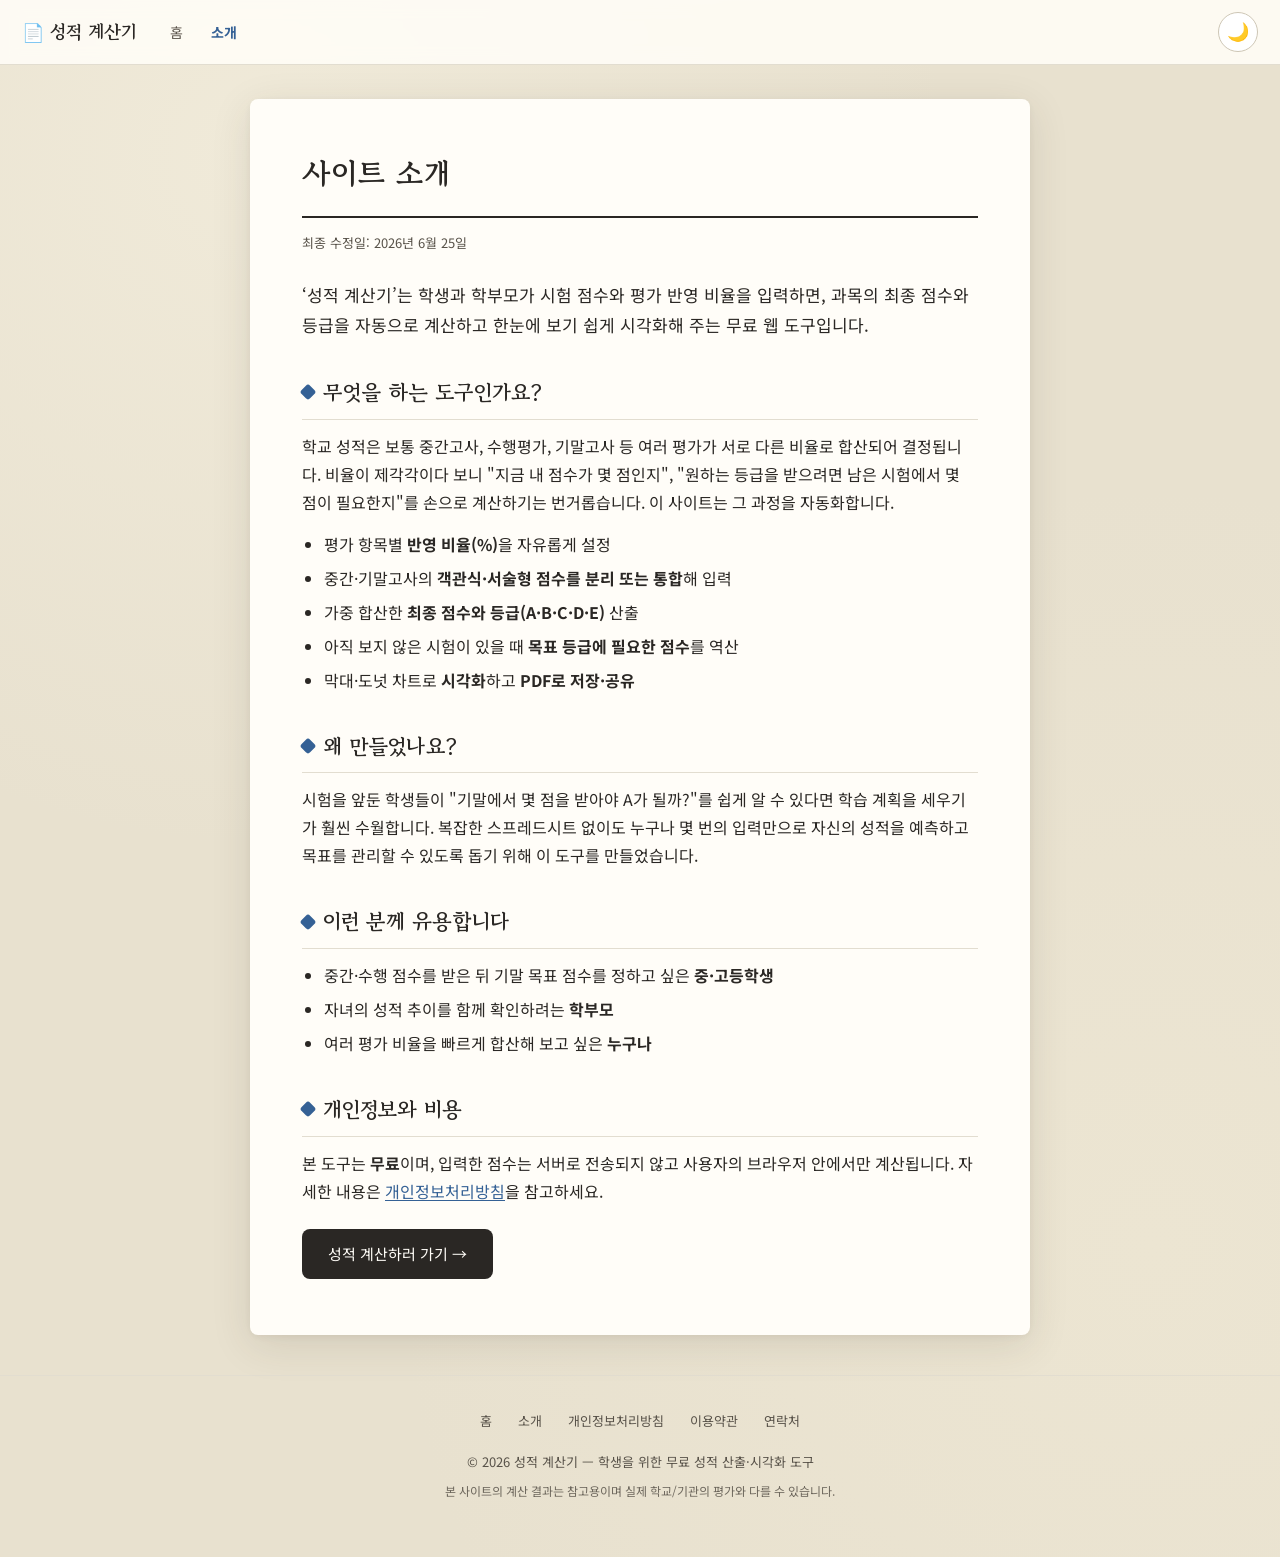
<file: about.html>
<!DOCTYPE html>
<html lang="ko">
<head>
<meta charset="UTF-8" />
<meta name="viewport" content="width=device-width, initial-scale=1.0" />
<title>소개 · 성적 계산기</title>
<meta name="description" content="성적 계산기는 중간고사·수행평가·기말고사 점수와 반영 비율을 입력하면 최종 점수와 등급, 목표 달성에 필요한 점수를 계산하고 시각화해 주는 무료 웹 도구입니다." />
<link rel="preconnect" href="https://fonts.googleapis.com">
<link rel="preconnect" href="https://fonts.gstatic.com" crossorigin>
<link href="https://fonts.googleapis.com/css2?family=Gowun+Batang:wght@400;700&family=Noto+Sans+KR:wght@400;500;700&display=swap" rel="stylesheet">
<link rel="stylesheet" href="site.css">
<!-- Google AdSense -->
<script async src="https://pagead2.googlesyndication.com/pagead/js/adsbygoogle.js?client=ca-pub-8068020303579476" crossorigin="anonymous"></script>
</head>
<body class="page-body">
<nav class="site-nav">
  <a class="brand" href="index.html">📄 성적 계산기</a>
  <div class="nav-links">
    <a href="index.html">홈</a>
    <a href="about.html">소개</a>
  </div>
  <span class="spacer"></span>
  <button id="themeToggle" class="theme-toggle" title="다크/라이트 모드 전환" aria-label="테마 전환">🌙</button>
</nav>

<main class="content-sheet">
  <h1>사이트 소개</h1>
  <p class="updated">최종 수정일: 2026년 6월 25일</p>

  <p class="lead">‘성적 계산기’는 학생과 학부모가 시험 점수와 평가 반영 비율을 입력하면, 과목의 최종 점수와 등급을 자동으로 계산하고 한눈에 보기 쉽게 시각화해 주는 무료 웹 도구입니다.</p>

  <h2>무엇을 하는 도구인가요?</h2>
  <p>학교 성적은 보통 중간고사, 수행평가, 기말고사 등 여러 평가가 서로 다른 비율로 합산되어 결정됩니다. 비율이 제각각이다 보니 "지금 내 점수가 몇 점인지", "원하는 등급을 받으려면 남은 시험에서 몇 점이 필요한지"를 손으로 계산하기는 번거롭습니다. 이 사이트는 그 과정을 자동화합니다.</p>
  <ul>
    <li>평가 항목별 <strong>반영 비율(%)</strong>을 자유롭게 설정</li>
    <li>중간·기말고사의 <strong>객관식·서술형 점수를 분리 또는 통합</strong>해 입력</li>
    <li>가중 합산한 <strong>최종 점수와 등급(A·B·C·D·E)</strong> 산출</li>
    <li>아직 보지 않은 시험이 있을 때 <strong>목표 등급에 필요한 점수</strong>를 역산</li>
    <li>막대·도넛 차트로 <strong>시각화</strong>하고 <strong>PDF로 저장·공유</strong></li>
  </ul>

  <h2>왜 만들었나요?</h2>
  <p>시험을 앞둔 학생들이 "기말에서 몇 점을 받아야 A가 될까?"를 쉽게 알 수 있다면 학습 계획을 세우기가 훨씬 수월합니다. 복잡한 스프레드시트 없이도 누구나 몇 번의 입력만으로 자신의 성적을 예측하고 목표를 관리할 수 있도록 돕기 위해 이 도구를 만들었습니다.</p>

  <h2>이런 분께 유용합니다</h2>
  <ul>
    <li>중간·수행 점수를 받은 뒤 기말 목표 점수를 정하고 싶은 <strong>중·고등학생</strong></li>
    <li>자녀의 성적 추이를 함께 확인하려는 <strong>학부모</strong></li>
    <li>여러 평가 비율을 빠르게 합산해 보고 싶은 <strong>누구나</strong></li>
  </ul>

  <h2>개인정보와 비용</h2>
  <p>본 도구는 <strong>무료</strong>이며, 입력한 점수는 서버로 전송되지 않고 사용자의 브라우저 안에서만 계산됩니다. 자세한 내용은 <a href="privacy.html">개인정보처리방침</a>을 참고하세요.</p>

  <a class="cta" href="index.html">성적 계산하러 가기 →</a>
</main>

<footer class="site-footer">
  <div class="nav-links">
    <a href="index.html">홈</a>
    <a href="about.html">소개</a>
    <a href="privacy.html">개인정보처리방침</a>
    <a href="terms.html">이용약관</a>
    <a href="contact.html">연락처</a>
  </div>
  <p>© <span id="year">2026</span> 성적 계산기 — 학생을 위한 무료 성적 산출·시각화 도구</p>
  <p class="disclaimer">본 사이트의 계산 결과는 참고용이며 실제 학교/기관의 평가와 다를 수 있습니다.</p>
</footer>
<script src="site.js"></script>
</body>
</html>
</file>
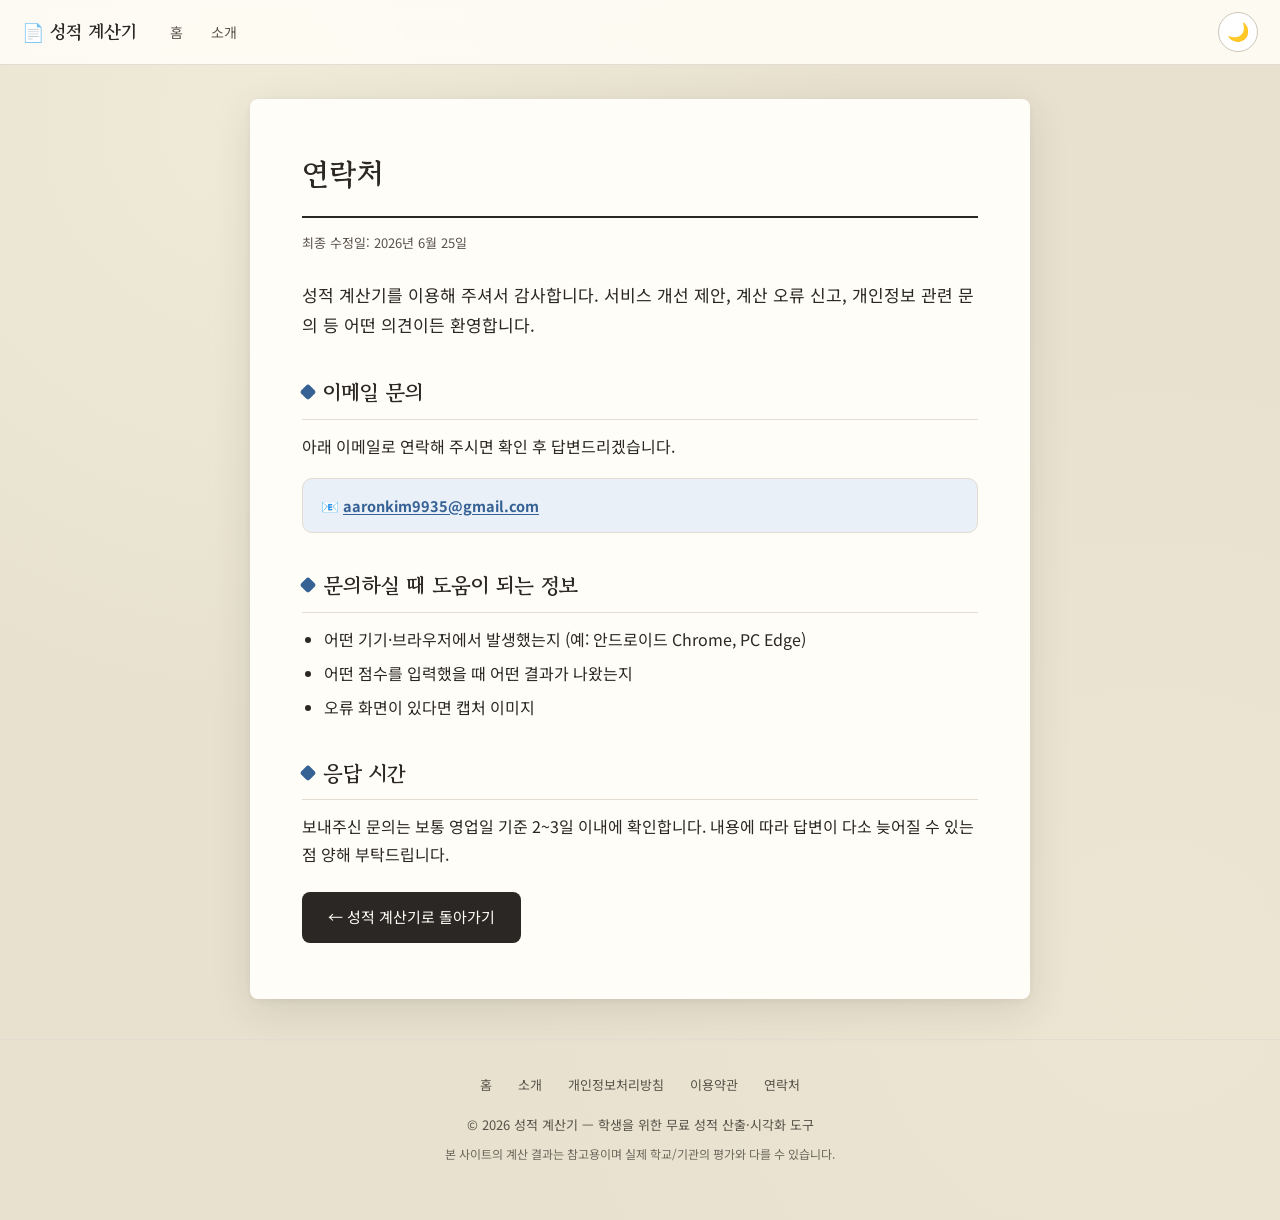
<file: contact.html>
<!DOCTYPE html>
<html lang="ko">
<head>
<meta charset="UTF-8" />
<meta name="viewport" content="width=device-width, initial-scale=1.0" />
<title>연락처 · 성적 계산기</title>
<meta name="description" content="성적 계산기 운영자에게 문의하는 방법을 안내합니다. 서비스 개선 제안, 오류 신고, 개인정보 관련 문의를 환영합니다." />
<link rel="preconnect" href="https://fonts.googleapis.com">
<link rel="preconnect" href="https://fonts.gstatic.com" crossorigin>
<link href="https://fonts.googleapis.com/css2?family=Gowun+Batang:wght@400;700&family=Noto+Sans+KR:wght@400;500;700&display=swap" rel="stylesheet">
<link rel="stylesheet" href="site.css">
<!-- Google AdSense -->
<script async src="https://pagead2.googlesyndication.com/pagead/js/adsbygoogle.js?client=ca-pub-8068020303579476" crossorigin="anonymous"></script>
</head>
<body class="page-body">
<nav class="site-nav">
  <a class="brand" href="index.html">📄 성적 계산기</a>
  <div class="nav-links">
    <a href="index.html">홈</a>
    <a href="about.html">소개</a>
  </div>
  <span class="spacer"></span>
  <button id="themeToggle" class="theme-toggle" title="다크/라이트 모드 전환" aria-label="테마 전환">🌙</button>
</nav>

<main class="content-sheet">
  <h1>연락처</h1>
  <p class="updated">최종 수정일: 2026년 6월 25일</p>

  <p class="lead">성적 계산기를 이용해 주셔서 감사합니다. 서비스 개선 제안, 계산 오류 신고, 개인정보 관련 문의 등 어떤 의견이든 환영합니다.</p>

  <h2>이메일 문의</h2>
  <p>아래 이메일로 연락해 주시면 확인 후 답변드리겠습니다.</p>
  <div class="note">
    📧 <strong><a href="mailto:aaronkim9935@gmail.com">aaronkim9935@gmail.com</a></strong>
  </div>

  <h2>문의하실 때 도움이 되는 정보</h2>
  <ul>
    <li>어떤 기기·브라우저에서 발생했는지 (예: 안드로이드 Chrome, PC Edge)</li>
    <li>어떤 점수를 입력했을 때 어떤 결과가 나왔는지</li>
    <li>오류 화면이 있다면 캡처 이미지</li>
  </ul>

  <h2>응답 시간</h2>
  <p>보내주신 문의는 보통 영업일 기준 2~3일 이내에 확인합니다. 내용에 따라 답변이 다소 늦어질 수 있는 점 양해 부탁드립니다.</p>

  <a class="cta" href="index.html">← 성적 계산기로 돌아가기</a>
</main>

<footer class="site-footer">
  <div class="nav-links">
    <a href="index.html">홈</a>
    <a href="about.html">소개</a>
    <a href="privacy.html">개인정보처리방침</a>
    <a href="terms.html">이용약관</a>
    <a href="contact.html">연락처</a>
  </div>
  <p>© <span id="year">2026</span> 성적 계산기 — 학생을 위한 무료 성적 산출·시각화 도구</p>
  <p class="disclaimer">본 사이트의 계산 결과는 참고용이며 실제 학교/기관의 평가와 다를 수 있습니다.</p>
</footer>
<script src="site.js"></script>
</body>
</html>
</file>
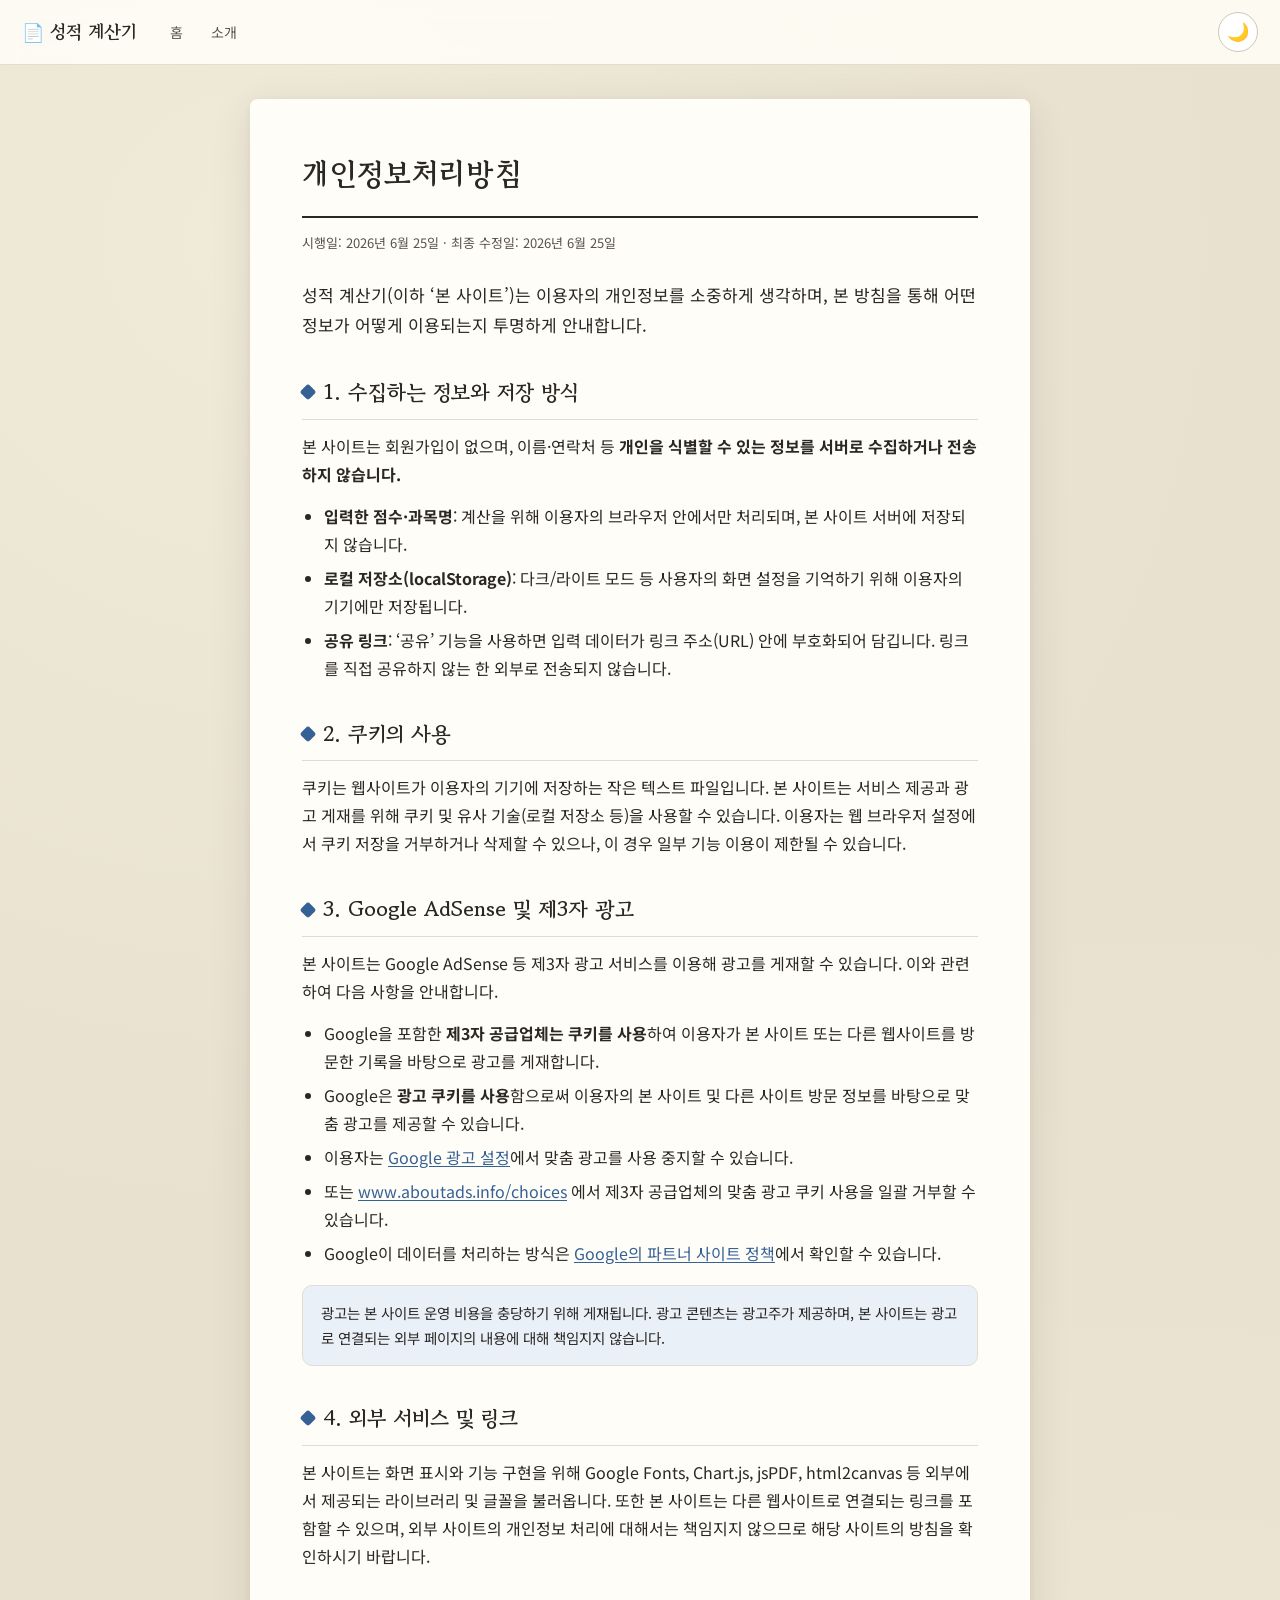
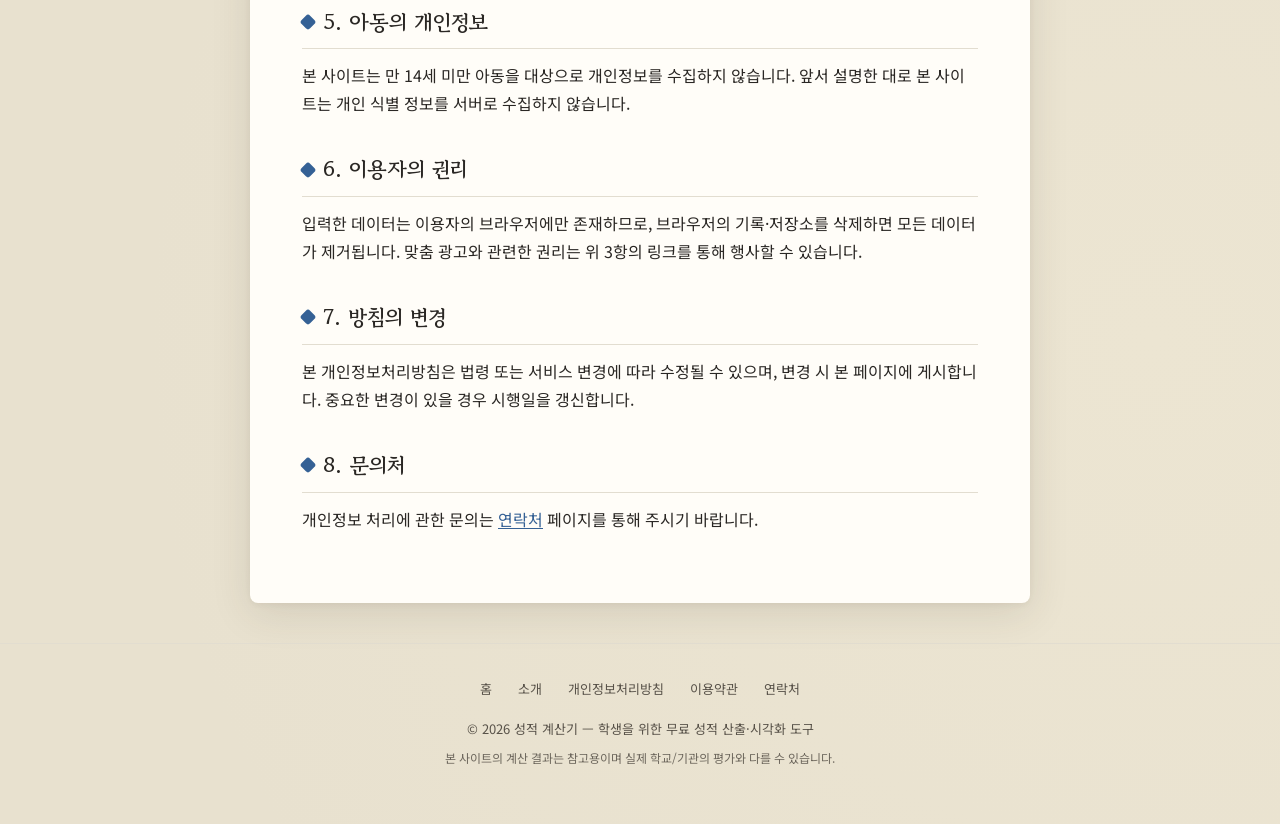
<file: privacy.html>
<!DOCTYPE html>
<html lang="ko">
<head>
<meta charset="UTF-8" />
<meta name="viewport" content="width=device-width, initial-scale=1.0" />
<title>개인정보처리방침 · 성적 계산기</title>
<meta name="description" content="성적 계산기의 개인정보처리방침입니다. 쿠키, Google AdSense 및 제3자 광고 게재업체의 광고 쿠키 사용과 맞춤 광고 거부 방법을 안내합니다." />
<link rel="preconnect" href="https://fonts.googleapis.com">
<link rel="preconnect" href="https://fonts.gstatic.com" crossorigin>
<link href="https://fonts.googleapis.com/css2?family=Gowun+Batang:wght@400;700&family=Noto+Sans+KR:wght@400;500;700&display=swap" rel="stylesheet">
<link rel="stylesheet" href="site.css">
<!-- Google AdSense -->
<script async src="https://pagead2.googlesyndication.com/pagead/js/adsbygoogle.js?client=ca-pub-8068020303579476" crossorigin="anonymous"></script>
</head>
<body class="page-body">
<nav class="site-nav">
  <a class="brand" href="index.html">📄 성적 계산기</a>
  <div class="nav-links">
    <a href="index.html">홈</a>
    <a href="about.html">소개</a>
  </div>
  <span class="spacer"></span>
  <button id="themeToggle" class="theme-toggle" title="다크/라이트 모드 전환" aria-label="테마 전환">🌙</button>
</nav>

<main class="content-sheet">
  <h1>개인정보처리방침</h1>
  <p class="updated">시행일: 2026년 6월 25일 · 최종 수정일: 2026년 6월 25일</p>

  <p class="lead">성적 계산기(이하 ‘본 사이트’)는 이용자의 개인정보를 소중하게 생각하며, 본 방침을 통해 어떤 정보가 어떻게 이용되는지 투명하게 안내합니다.</p>

  <h2>1. 수집하는 정보와 저장 방식</h2>
  <p>본 사이트는 회원가입이 없으며, 이름·연락처 등 <strong>개인을 식별할 수 있는 정보를 서버로 수집하거나 전송하지 않습니다.</strong></p>
  <ul>
    <li><strong>입력한 점수·과목명</strong>: 계산을 위해 이용자의 브라우저 안에서만 처리되며, 본 사이트 서버에 저장되지 않습니다.</li>
    <li><strong>로컬 저장소(localStorage)</strong>: 다크/라이트 모드 등 사용자의 화면 설정을 기억하기 위해 이용자의 기기에만 저장됩니다.</li>
    <li><strong>공유 링크</strong>: ‘공유’ 기능을 사용하면 입력 데이터가 링크 주소(URL) 안에 부호화되어 담깁니다. 링크를 직접 공유하지 않는 한 외부로 전송되지 않습니다.</li>
  </ul>

  <h2>2. 쿠키의 사용</h2>
  <p>쿠키는 웹사이트가 이용자의 기기에 저장하는 작은 텍스트 파일입니다. 본 사이트는 서비스 제공과 광고 게재를 위해 쿠키 및 유사 기술(로컬 저장소 등)을 사용할 수 있습니다. 이용자는 웹 브라우저 설정에서 쿠키 저장을 거부하거나 삭제할 수 있으나, 이 경우 일부 기능 이용이 제한될 수 있습니다.</p>

  <h2>3. Google AdSense 및 제3자 광고</h2>
  <p>본 사이트는 Google AdSense 등 제3자 광고 서비스를 이용해 광고를 게재할 수 있습니다. 이와 관련하여 다음 사항을 안내합니다.</p>
  <ul>
    <li>Google을 포함한 <strong>제3자 공급업체는 쿠키를 사용</strong>하여 이용자가 본 사이트 또는 다른 웹사이트를 방문한 기록을 바탕으로 광고를 게재합니다.</li>
    <li>Google은 <strong>광고 쿠키를 사용</strong>함으로써 이용자의 본 사이트 및 다른 사이트 방문 정보를 바탕으로 맞춤 광고를 제공할 수 있습니다.</li>
    <li>이용자는 <a href="https://www.google.com/settings/ads" target="_blank" rel="noopener">Google 광고 설정</a>에서 맞춤 광고를 사용 중지할 수 있습니다.</li>
    <li>또는 <a href="https://www.aboutads.info/choices" target="_blank" rel="noopener">www.aboutads.info/choices</a> 에서 제3자 공급업체의 맞춤 광고 쿠키 사용을 일괄 거부할 수 있습니다.</li>
    <li>Google이 데이터를 처리하는 방식은 <a href="https://policies.google.com/technologies/partner-sites" target="_blank" rel="noopener">Google의 파트너 사이트 정책</a>에서 확인할 수 있습니다.</li>
  </ul>
  <div class="note">광고는 본 사이트 운영 비용을 충당하기 위해 게재됩니다. 광고 콘텐츠는 광고주가 제공하며, 본 사이트는 광고로 연결되는 외부 페이지의 내용에 대해 책임지지 않습니다.</div>

  <h2>4. 외부 서비스 및 링크</h2>
  <p>본 사이트는 화면 표시와 기능 구현을 위해 Google Fonts, Chart.js, jsPDF, html2canvas 등 외부에서 제공되는 라이브러리 및 글꼴을 불러옵니다. 또한 본 사이트는 다른 웹사이트로 연결되는 링크를 포함할 수 있으며, 외부 사이트의 개인정보 처리에 대해서는 책임지지 않으므로 해당 사이트의 방침을 확인하시기 바랍니다.</p>

  <h2>5. 아동의 개인정보</h2>
  <p>본 사이트는 만 14세 미만 아동을 대상으로 개인정보를 수집하지 않습니다. 앞서 설명한 대로 본 사이트는 개인 식별 정보를 서버로 수집하지 않습니다.</p>

  <h2>6. 이용자의 권리</h2>
  <p>입력한 데이터는 이용자의 브라우저에만 존재하므로, 브라우저의 기록·저장소를 삭제하면 모든 데이터가 제거됩니다. 맞춤 광고와 관련한 권리는 위 3항의 링크를 통해 행사할 수 있습니다.</p>

  <h2>7. 방침의 변경</h2>
  <p>본 개인정보처리방침은 법령 또는 서비스 변경에 따라 수정될 수 있으며, 변경 시 본 페이지에 게시합니다. 중요한 변경이 있을 경우 시행일을 갱신합니다.</p>

  <h2>8. 문의처</h2>
  <p>개인정보 처리에 관한 문의는 <a href="contact.html">연락처</a> 페이지를 통해 주시기 바랍니다.</p>
</main>

<footer class="site-footer">
  <div class="nav-links">
    <a href="index.html">홈</a>
    <a href="about.html">소개</a>
    <a href="privacy.html">개인정보처리방침</a>
    <a href="terms.html">이용약관</a>
    <a href="contact.html">연락처</a>
  </div>
  <p>© <span id="year">2026</span> 성적 계산기 — 학생을 위한 무료 성적 산출·시각화 도구</p>
  <p class="disclaimer">본 사이트의 계산 결과는 참고용이며 실제 학교/기관의 평가와 다를 수 있습니다.</p>
</footer>
<script src="site.js"></script>
</body>
</html>
</file>
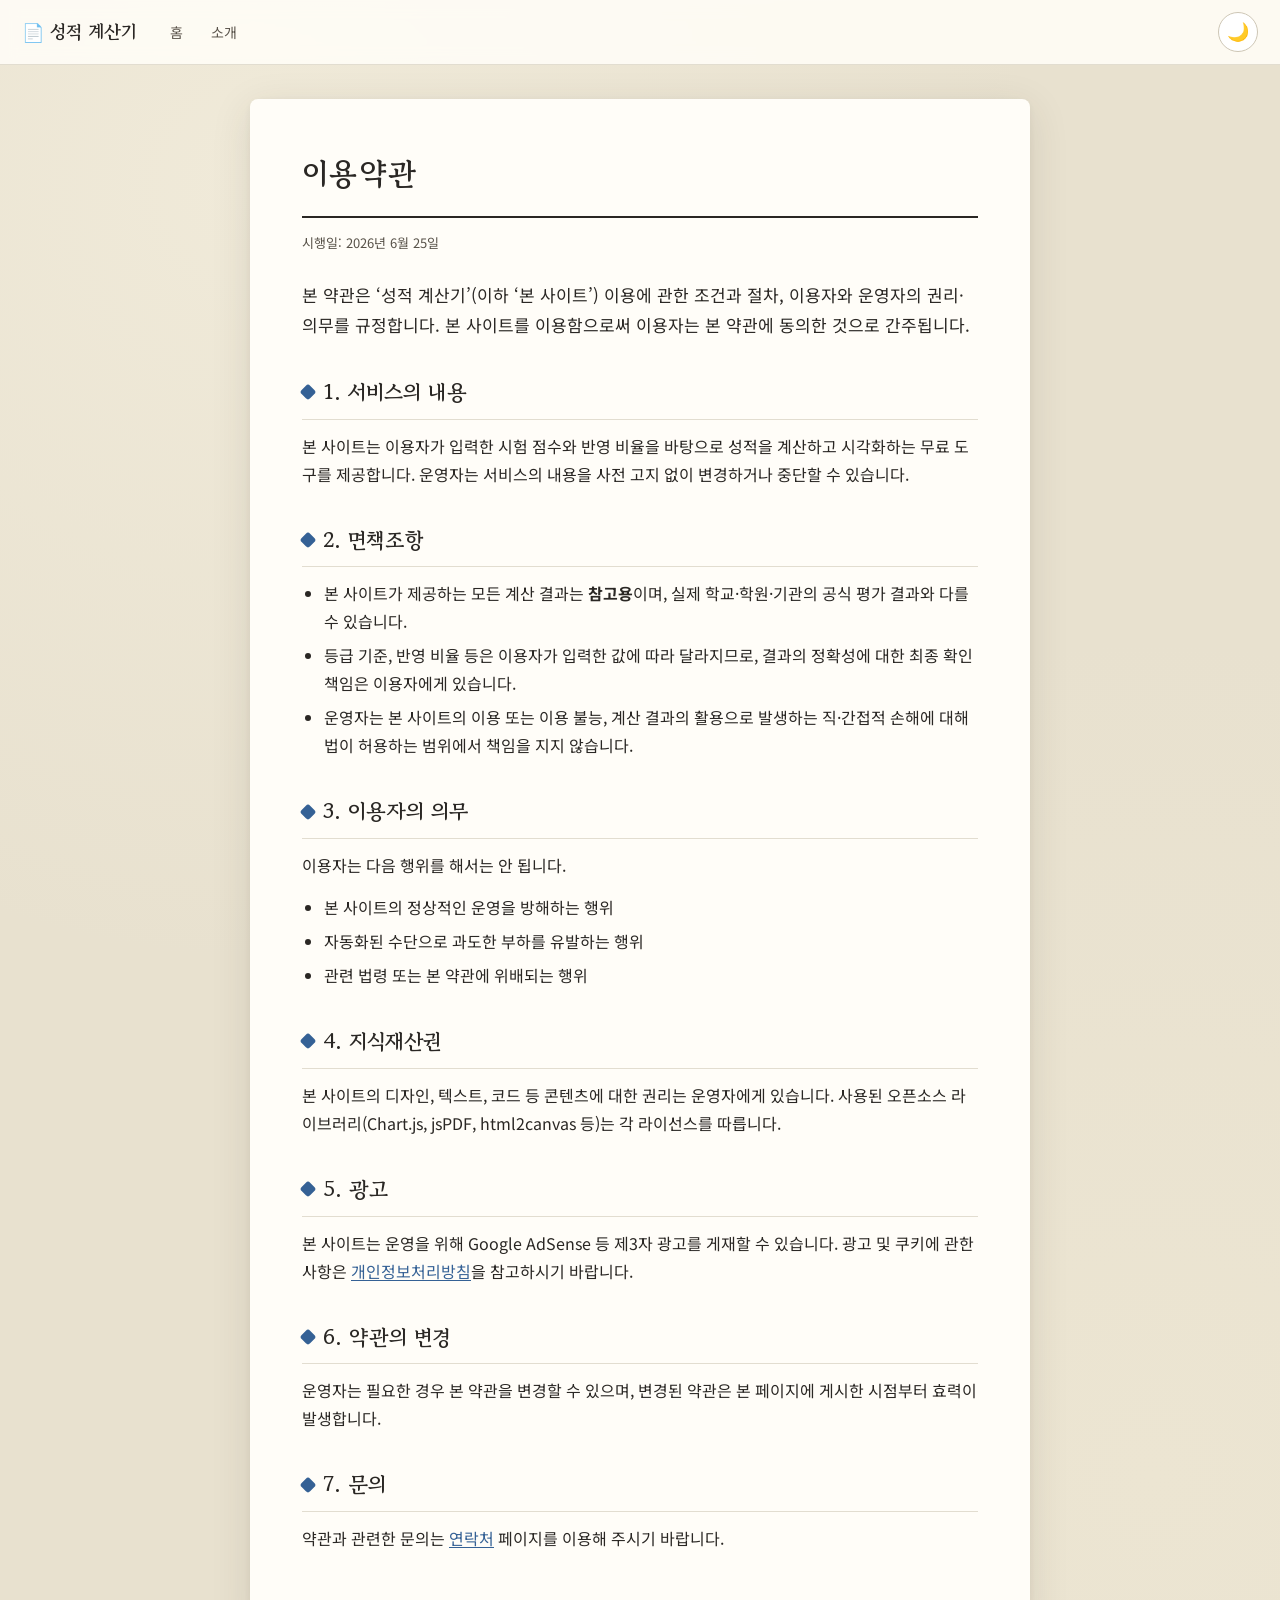
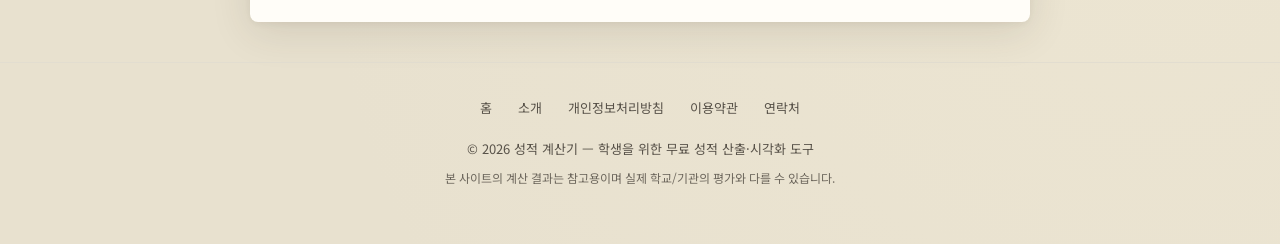
<file: terms.html>
<!DOCTYPE html>
<html lang="ko">
<head>
<meta charset="UTF-8" />
<meta name="viewport" content="width=device-width, initial-scale=1.0" />
<title>이용약관 · 성적 계산기</title>
<meta name="description" content="성적 계산기 서비스 이용약관 및 면책조항입니다. 서비스 이용 조건과 계산 결과의 참고용 성격을 안내합니다." />
<link rel="preconnect" href="https://fonts.googleapis.com">
<link rel="preconnect" href="https://fonts.gstatic.com" crossorigin>
<link href="https://fonts.googleapis.com/css2?family=Gowun+Batang:wght@400;700&family=Noto+Sans+KR:wght@400;500;700&display=swap" rel="stylesheet">
<link rel="stylesheet" href="site.css">
<!-- Google AdSense -->
<script async src="https://pagead2.googlesyndication.com/pagead/js/adsbygoogle.js?client=ca-pub-8068020303579476" crossorigin="anonymous"></script>
</head>
<body class="page-body">
<nav class="site-nav">
  <a class="brand" href="index.html">📄 성적 계산기</a>
  <div class="nav-links">
    <a href="index.html">홈</a>
    <a href="about.html">소개</a>
  </div>
  <span class="spacer"></span>
  <button id="themeToggle" class="theme-toggle" title="다크/라이트 모드 전환" aria-label="테마 전환">🌙</button>
</nav>

<main class="content-sheet">
  <h1>이용약관</h1>
  <p class="updated">시행일: 2026년 6월 25일</p>

  <p class="lead">본 약관은 ‘성적 계산기’(이하 ‘본 사이트’) 이용에 관한 조건과 절차, 이용자와 운영자의 권리·의무를 규정합니다. 본 사이트를 이용함으로써 이용자는 본 약관에 동의한 것으로 간주됩니다.</p>

  <h2>1. 서비스의 내용</h2>
  <p>본 사이트는 이용자가 입력한 시험 점수와 반영 비율을 바탕으로 성적을 계산하고 시각화하는 무료 도구를 제공합니다. 운영자는 서비스의 내용을 사전 고지 없이 변경하거나 중단할 수 있습니다.</p>

  <h2>2. 면책조항</h2>
  <ul>
    <li>본 사이트가 제공하는 모든 계산 결과는 <strong>참고용</strong>이며, 실제 학교·학원·기관의 공식 평가 결과와 다를 수 있습니다.</li>
    <li>등급 기준, 반영 비율 등은 이용자가 입력한 값에 따라 달라지므로, 결과의 정확성에 대한 최종 확인 책임은 이용자에게 있습니다.</li>
    <li>운영자는 본 사이트의 이용 또는 이용 불능, 계산 결과의 활용으로 발생하는 직·간접적 손해에 대해 법이 허용하는 범위에서 책임을 지지 않습니다.</li>
  </ul>

  <h2>3. 이용자의 의무</h2>
  <p>이용자는 다음 행위를 해서는 안 됩니다.</p>
  <ul>
    <li>본 사이트의 정상적인 운영을 방해하는 행위</li>
    <li>자동화된 수단으로 과도한 부하를 유발하는 행위</li>
    <li>관련 법령 또는 본 약관에 위배되는 행위</li>
  </ul>

  <h2>4. 지식재산권</h2>
  <p>본 사이트의 디자인, 텍스트, 코드 등 콘텐츠에 대한 권리는 운영자에게 있습니다. 사용된 오픈소스 라이브러리(Chart.js, jsPDF, html2canvas 등)는 각 라이선스를 따릅니다.</p>

  <h2>5. 광고</h2>
  <p>본 사이트는 운영을 위해 Google AdSense 등 제3자 광고를 게재할 수 있습니다. 광고 및 쿠키에 관한 사항은 <a href="privacy.html">개인정보처리방침</a>을 참고하시기 바랍니다.</p>

  <h2>6. 약관의 변경</h2>
  <p>운영자는 필요한 경우 본 약관을 변경할 수 있으며, 변경된 약관은 본 페이지에 게시한 시점부터 효력이 발생합니다.</p>

  <h2>7. 문의</h2>
  <p>약관과 관련한 문의는 <a href="contact.html">연락처</a> 페이지를 이용해 주시기 바랍니다.</p>
</main>

<footer class="site-footer">
  <div class="nav-links">
    <a href="index.html">홈</a>
    <a href="about.html">소개</a>
    <a href="privacy.html">개인정보처리방침</a>
    <a href="terms.html">이용약관</a>
    <a href="contact.html">연락처</a>
  </div>
  <p>© <span id="year">2026</span> 성적 계산기 — 학생을 위한 무료 성적 산출·시각화 도구</p>
  <p class="disclaimer">본 사이트의 계산 결과는 참고용이며 실제 학교/기관의 평가와 다를 수 있습니다.</p>
</footer>
<script src="site.js"></script>
</body>
</html>
</file>
<file: site.css>
/* 공통 스타일 (네비게이션 · 푸터 · 콘텐츠 페이지) — 성적 계산기 사이트 */
:root{
  --ink:#2a2724; --ink-soft:#585249;
  --line:#e2ddd0; --line-strong:#cdc6b5;
  --paper:#fffdf8; --paper-edge:#f6f2e9; --card:#ffffff;
  --accent:#356195; --accent-soft:#e9f0f8;
  --good:#27764f; --warn:#b54a23;
  --shadow:0 10px 40px rgba(60,50,30,.12), 0 2px 8px rgba(60,50,30,.06);
  --bg1:#f0ead9; --bg2:#ece5d2; --bg3:#e8e1cf;
  --margin-line:#e7b0a0;
}
[data-theme="dark"]{
  --ink:#ece8de; --ink-soft:#a59e90;
  --line:#3b3934; --line-strong:#524f47;
  --paper:#24231f; --paper-edge:#2b2a25; --card:#2e2c27;
  --accent:#7fb0e6; --accent-soft:#2b3644;
  --good:#5fcc94; --warn:#e8916a;
  --shadow:0 12px 44px rgba(0,0,0,.5), 0 2px 10px rgba(0,0,0,.3);
  --bg1:#1c1b18; --bg2:#222019; --bg3:#17160f;
  --margin-line:#7a4a42;
}
*{box-sizing:border-box;}

/* ---------- 네비게이션 ---------- */
.site-nav{
  position:sticky;top:0;z-index:30;
  display:flex;align-items:center;gap:16px;flex-wrap:wrap;
  padding:12px 22px;background:color-mix(in srgb, var(--paper) 88%, transparent);
  backdrop-filter:saturate(1.2) blur(8px);
  border-bottom:1px solid var(--line);
  transition:background-color .35s,border-color .35s;
}
.site-nav .brand{
  font-family:'Gowun Batang',serif;font-weight:700;font-size:18px;
  color:var(--ink);text-decoration:none;white-space:nowrap;
}
.site-nav .nav-links{display:flex;gap:4px;flex-wrap:wrap;margin-left:6px;}
.site-nav .nav-links a{
  color:var(--ink-soft);text-decoration:none;font-size:14px;
  padding:7px 12px;border-radius:8px;transition:background-color .15s,color .15s;
}
.site-nav .nav-links a:hover{background:var(--accent-soft);color:var(--accent);}
.site-nav .nav-links a.active{color:var(--accent);font-weight:700;}
.site-nav .spacer{flex:1 1 auto;}

.theme-toggle{
  width:40px;height:40px;border-radius:50%;flex:none;
  border:1.5px solid var(--line-strong);background:var(--card);color:var(--ink);
  font-size:18px;cursor:pointer;line-height:1;
  display:flex;align-items:center;justify-content:center;
  transition:transform .25s, background-color .35s, border-color .2s, box-shadow .2s;
}
.theme-toggle:hover{transform:rotate(22deg) scale(1.1);box-shadow:0 4px 14px rgba(0,0,0,.12);}

/* ---------- 콘텐츠 페이지 본문 ---------- */
.page-body{
  font-family:'Noto Sans KR',sans-serif;color:var(--ink);margin:0;
  font-size:16px;line-height:1.75;min-height:100vh;
  background:
    radial-gradient(circle at 20% 10%, var(--bg1) 0%, transparent 40%),
    radial-gradient(circle at 90% 80%, var(--bg2) 0%, transparent 45%),
    var(--bg3);
  -webkit-font-smoothing:antialiased;
  transition:background-color .35s ease, color .35s ease;
}
.content-sheet{
  max-width:780px;margin:34px auto;background:var(--paper);
  border-radius:8px;box-shadow:var(--shadow);
  padding:48px 52px 56px;position:relative;
  animation:sheetIn .6s cubic-bezier(.22,1,.36,1) both;
  transition:background-color .35s;
}
@keyframes sheetIn{from{opacity:0;transform:translateY(20px);}to{opacity:1;transform:none;}}
.content-sheet h1{
  font-family:'Gowun Batang',serif;font-size:30px;margin:0 0 6px;letter-spacing:1px;
  border-bottom:2px solid var(--ink);padding-bottom:16px;
}
.content-sheet .updated{color:var(--ink-soft);font-size:13px;margin:14px 0 26px;}
.content-sheet .lead{font-size:17px;color:var(--ink);margin:0 0 24px;}
.content-sheet h2{
  font-family:'Gowun Batang',serif;font-size:21px;margin:34px 0 12px;
  display:flex;align-items:center;gap:9px;padding-bottom:8px;border-bottom:1px solid var(--line);
}
.content-sheet h2::before{content:"";width:12px;height:12px;background:var(--accent);border-radius:3px;transform:rotate(45deg);flex:none;}
.content-sheet h3{font-size:16.5px;margin:22px 0 8px;}
.content-sheet p{margin:0 0 14px;}
.content-sheet ul,.content-sheet ol{margin:0 0 16px;padding-left:22px;}
.content-sheet li{margin:6px 0;}
.content-sheet a{color:var(--accent);text-decoration:underline;text-underline-offset:2px;}
.content-sheet strong{color:var(--ink);font-weight:700;}
.content-sheet .note{
  background:var(--accent-soft);border:1px solid var(--line);border-radius:10px;
  padding:14px 18px;margin:18px 0;font-size:14.5px;color:var(--ink);
}
.content-sheet .cta{
  display:inline-block;margin-top:10px;background:var(--ink);color:var(--paper);
  text-decoration:none;padding:12px 26px;border-radius:8px;font-size:15px;
  transition:opacity .15s;
}
.content-sheet .cta:hover{opacity:.88;}
.faq dt{font-weight:700;margin-top:16px;}
.faq dd{margin:4px 0 0;color:var(--ink-soft);}

/* ---------- 광고 영역 ---------- */
.ad-slot{
  max-width:780px;margin:18px auto;padding:10px;text-align:center;
  min-height:90px;
}
.ad-slot .ad-label{font-size:11px;color:var(--ink-soft);letter-spacing:1px;text-transform:uppercase;margin-bottom:6px;}

/* ---------- 푸터 ---------- */
.site-footer{
  border-top:1px solid var(--line);margin-top:40px;
  padding:30px 22px 50px;text-align:center;color:var(--ink-soft);
  transition:border-color .35s;
}
.site-footer .nav-links{display:flex;gap:6px;flex-wrap:wrap;justify-content:center;margin-bottom:14px;}
.site-footer .nav-links a{color:var(--ink-soft);text-decoration:none;font-size:13px;padding:4px 10px;border-radius:6px;}
.site-footer .nav-links a:hover{color:var(--accent);background:var(--accent-soft);}
.site-footer p{margin:6px 0;font-size:13px;}
.site-footer .disclaimer{font-size:12px;opacity:.85;}

@media(prefers-reduced-motion:reduce){*{animation:none !important;transition:none !important;}}
@media(max-width:680px){
  .content-sheet{padding:32px 22px 40px;margin:18px auto;}
  .content-sheet h1{font-size:24px;}
  .page-body{font-size:15px;}
  .site-nav{padding:10px 14px;gap:10px;}
  .site-nav .nav-links a{padding:6px 9px;font-size:13px;}
}
</file>
